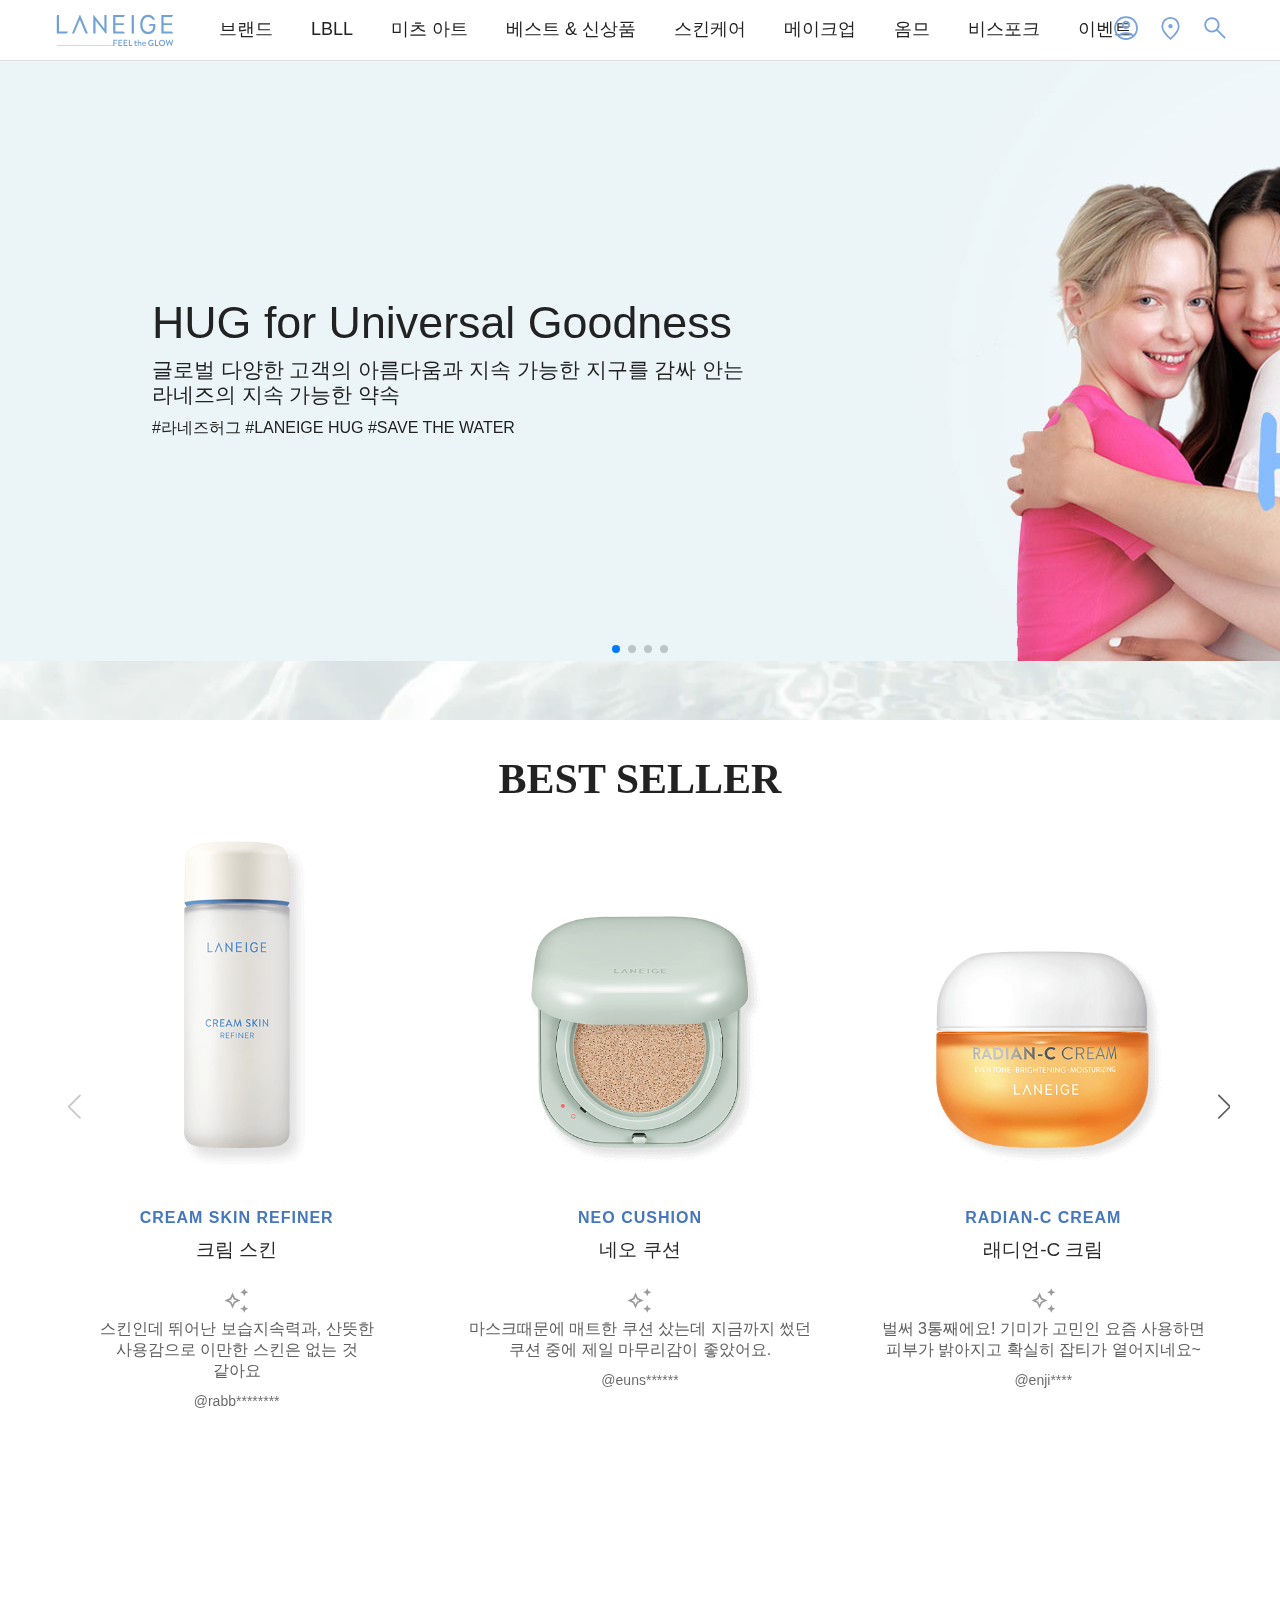
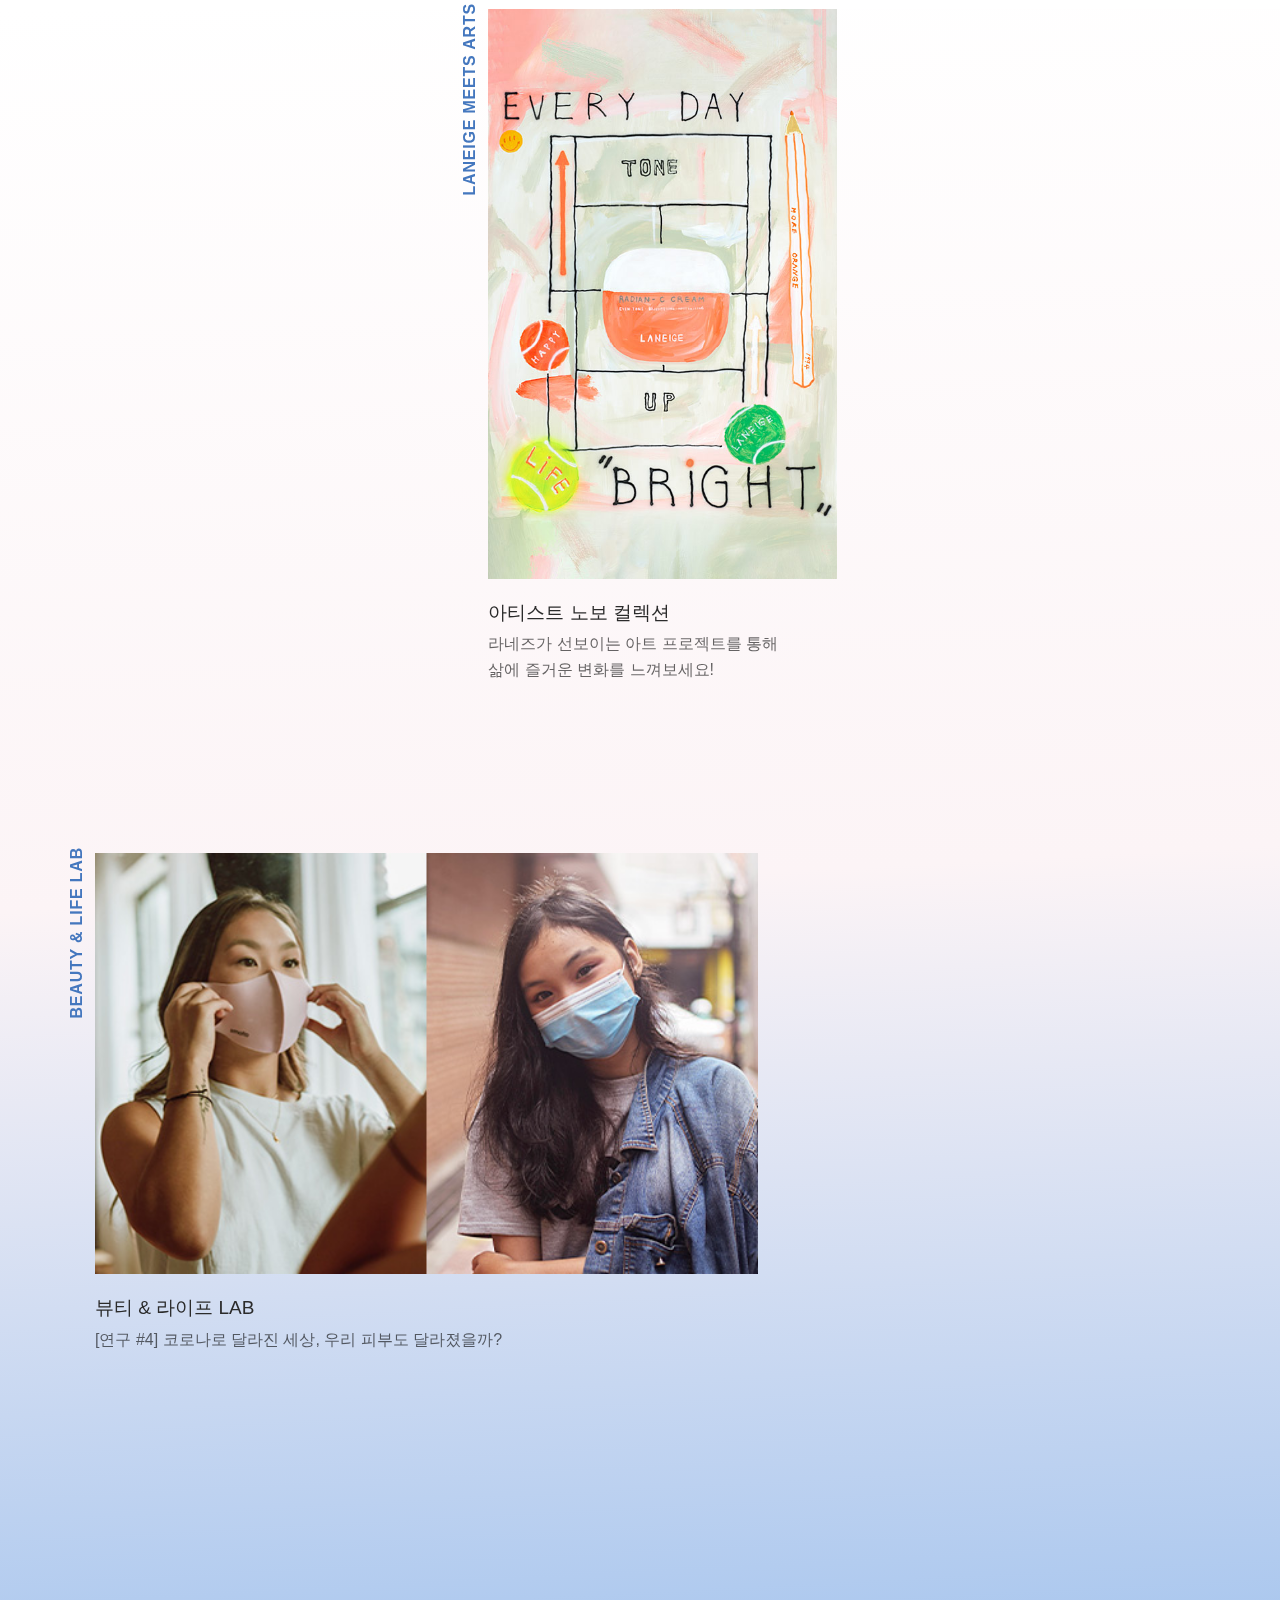
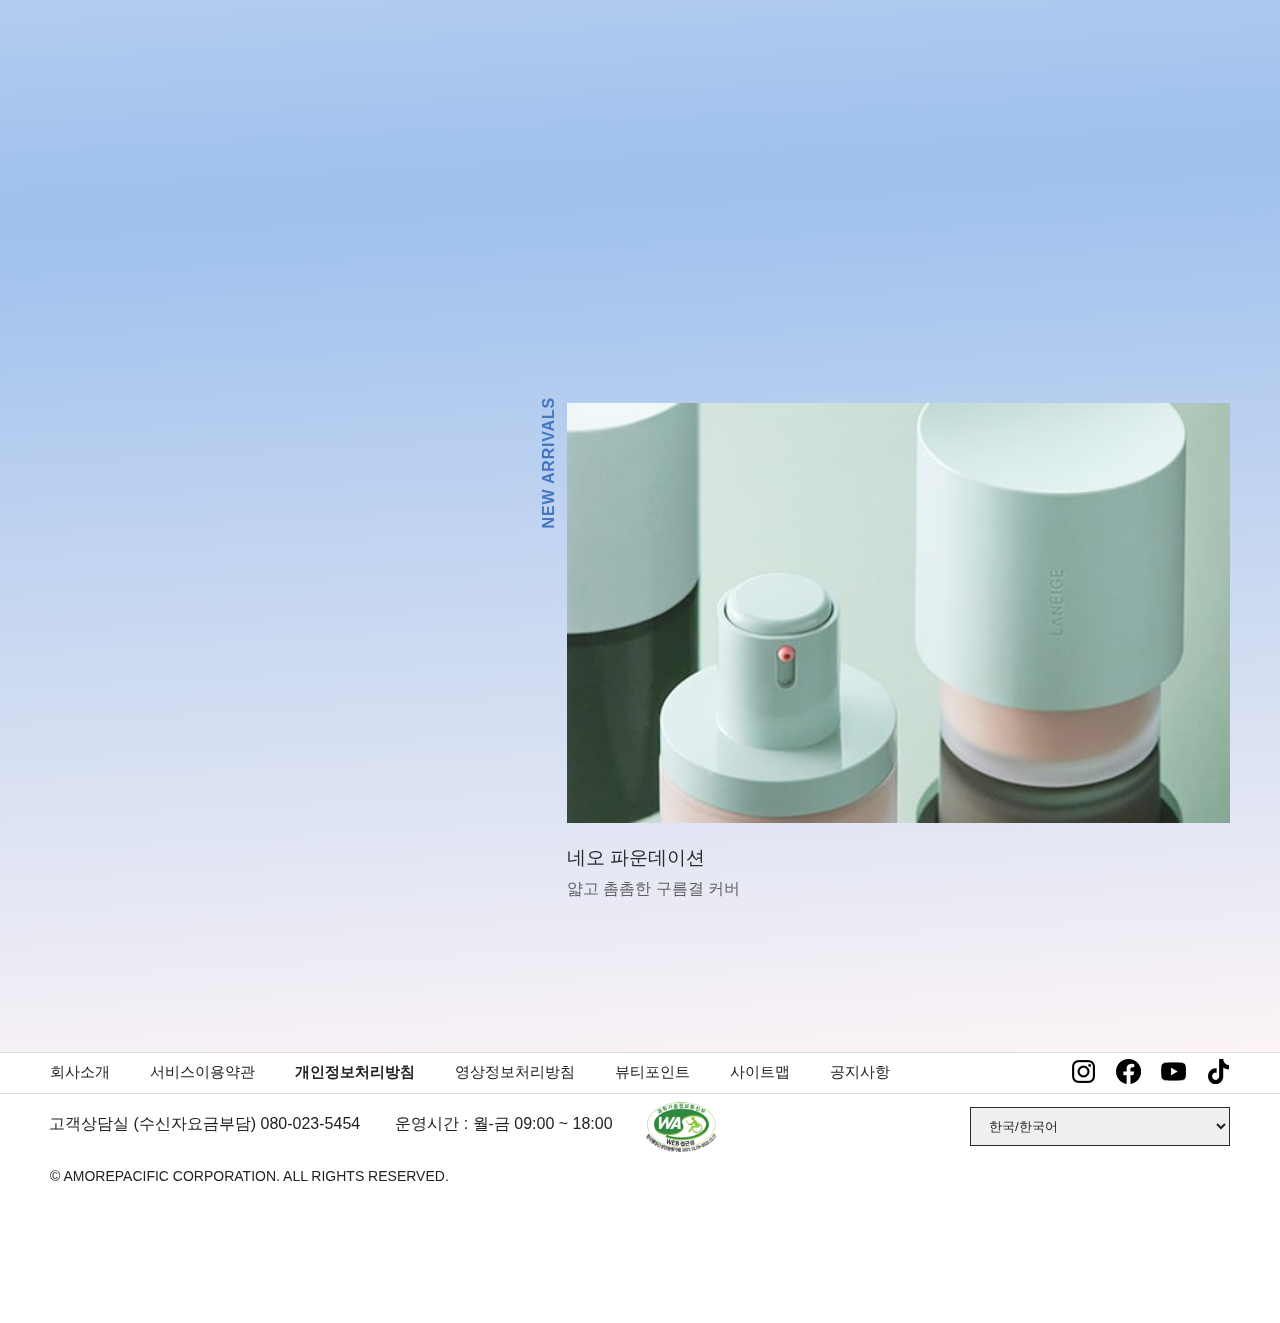
<file: index.html>
<!DOCTYPE html>
<html lang="ko">
  <head>
    <meta charset="UTF-8" />
    <meta http-equiv="X-UA-Compatible" content="IE=edge" />
    <meta name="viewport" content="width=device-width, initial-scale=1.0" />
    <meta name="msapplication-TileColor" content="#ffffff" />
    <meta name="msapplication-TileImage" content="/ms-icon-144x144.png" />
    <meta name="theme-color" content="#ffffff" />
    <title>laneige</title>

    <link
      rel="apple-touch-icon"
      sizes="57x57"
      href="favicon/apple-icon-57x57.png"
    />
    <link
      rel="apple-touch-icon"
      sizes="60x60"
      href="favicon/apple-icon-60x60.png"
    />
    <link
      rel="apple-touch-icon"
      sizes="72x72"
      href="favicon/apple-icon-72x72.png"
    />
    <link
      rel="apple-touch-icon"
      sizes="76x76"
      href="favicon/apple-icon-76x76.png"
    />
    <link
      rel="apple-touch-icon"
      sizes="114x114"
      href="favicon/apple-icon-114x114.png"
    />
    <link
      rel="apple-touch-icon"
      sizes="120x120"
      href="favicon/apple-icon-120x120.png"
    />
    <link
      rel="apple-touch-icon"
      sizes="144x144"
      href="favicon/apple-icon-144x144.png"
    />
    <link
      rel="apple-touch-icon"
      sizes="152x152"
      href="favicon/apple-icon-152x152.png"
    />
    <link
      rel="apple-touch-icon"
      sizes="180x180"
      href="favicon/apple-icon-180x180.png"
    />
    <link
      rel="icon"
      type="image/png"
      sizes="192x192"
      href="favicon/android-icon-192x192.png"
    />
    <link
      rel="icon"
      type="image/png"
      sizes="32x32"
      href="favicon/favicon-32x32.png"
    />
    <link
      rel="icon"
      type="image/png"
      sizes="96x96"
      href="favicon/favicon-96x96.png"
    />
    <link
      rel="icon"
      type="image/png"
      sizes="16x16"
      href="favicon/favicon-16x16.png"
    />
    <link rel="manifest" href="favicon/manifest.json" />
    <link
      rel="stylesheet"
      href="https://fonts.googleapis.com/css2?family=Material+Symbols+Outlined:opsz,wght,FILL,GRAD@20..48,100..700,0..1,-50..200"
    />
    <link rel="stylesheet" href="css/reset.css" />
    <link rel="stylesheet" href="css/common.css" />
    <link rel="stylesheet" href="css/style.css" />
    <script src="https://code.jquery.com/jquery-3.6.0.min.js"></script>
    <link
      rel="stylesheet"
      href="https://cdn.jsdelivr.net/npm/swiper/swiper-bundle.min.css"
    />
  </head>
  <body>
    <div id="warp">
      <header id="top">
        <div class="header_area cf">
          <h1 class="fl"><a href="index.html">라네즈 메인페이지</a></h1>
          <p class="openMOgnb">
            <a href="#"
              ><b class="ir_so"
                ><span class="material-symbols-outlined"> dehaze </span></b
              ><span></span><span></span><span></span
            ></a>
          </p>
          <ul class="gnb container cf">
            <li class="gnb_tit fl">
              <a href="./sub_page/index.html">브랜드</a>
              <ul class="gnb_depth cf">
                <li class="fl"><a href="#">브랜드 스토리</a></li>
                <li class="fl"><a href="#">브랜드 캐릭터</a></li>
                <li class="fl"><a href="#">허그캠페인</a></li>
                <li class="fl"><a href="#">플래그십 스토어</a></li>
              </ul>
            </li>
            <li class="gnb_tit fl">
              <a href="./sub_page/index.html">LBLL</a>
              <ul class="gnb_depth cf">
                <li class="fl"><a href="#">소개</a></li>
                <li class="fl"><a href="#">연구&영상</a></li>
              </ul>
            </li>
            <li class="gnb_tit fl">
              <a href="./sub_page/index.html">미츠 아트</a>
              <ul class="gnb_depth cf">
                <li class="fl"><a href="#">사그마이스터 앤 월시</a></li>
                <li class="fl"><a href="#">노보</a></li>
              </ul>
            </li>
            <li class="gnb_tit fl">
              <a href="./sub_page/index.html">베스트 & 신상품</a>
              <ul class="gnb_depth cf">
                <li class="fl"><a href="#">신상품</a></li>
                <li class="fl"><a href="#">어워드 위너</a></li>
                <li class="fl"><a href="#">베스트셀러</a></li>
              </ul>
            </li>
            <li class="gnb_tit fl">
              <a href="./sub_page/index.html">스킨케어</a>
              <ul class="gnb_depth cf">
                <li>
                  <h2><a href="#">전체보기</a></h2>
                </li>
                <li class="gnb_depth2_tit fl">
                  <h3>유형별</h3>
                  <ul class="gnb_depth2">
                    <li><a href="#">전체보기</a></li>
                    <li><a href="#">클렌징</a></li>
                    <li><a href="#">스킨/미스트</a></li>
                    <li><a href="#">로션/에멀젼</a></li>
                    <li><a href="#">세럼/에센스</a></li>
                    <li><a href="#">젤/크림</a></li>
                    <li><a href="#">마스크/팩</a></li>
                    <li><a href="#">아이케어</a></li>
                    <li><a href="#">선케어</a></li>
                    <li><a href="#">립케어</a></li>
                    <li><a href="#">홀리데이 컬렉션</a></li>
                  </ul>
                </li>
                <li class="gnb_depth2_tit fl">
                  <h3>고민별</h3>
                  <ul class="gnb_depth2">
                    <li><a href="#">전체보기</a></li>
                    <li><a href="#">밸런싱</a></li>
                    <li><a href="#">수분/보습</a></li>
                    <li><a href="#">민감/진정</a></li>
                    <li><a href="#">브라이트닝</a></li>
                    <li><a href="#">안티에이징</a></li>
                    <li><a href="#">피지/모공</a></li>
                    <li><a href="#">자외선차단</a></li>
                  </ul>
                </li>
                <li class="gnb_depth2_tit fl">
                  <h3>라인별</h3>
                  <ul class="gnb_depth2">
                    <li><a href="#">전체보기</a></li>
                    <li><a href="#">피토알렉신</a></li>
                    <li><a href="#">래디언-C</a></li>
                    <li><a href="#">워터뱅크 블루 히알루로닉</a></li>
                    <li><a href="#">클리어-C</a></li>
                    <li><a href="#">퍼펙트리뉴</a></li>
                    <li><a href="#">슬리핑케어</a></li>
                    <li><a href="#">크림 스킨</a></li>
                    <li><a href="#">기타</a></li>
                  </ul>
                </li>
                <li class="fl">
                  <a href="#"
                    ><img src="./images/gnb_skincare.jpg" alt="" />
                    <b>BEST SELLER</b><span>래디언-C 크림</span>
                  </a>
                </li>
              </ul>
            </li>
            <li class="gnb_tit fl">
              <a href="./sub_page/index.html">메이크업</a>
              <ul class="gnb_depth cf">
                <li>
                  <h2><a href="#">전체보기</a></h2>
                </li>
                <li class="gnb_depth2_tit fl">
                  <h3>페이스</h3>
                  <ul class="gnb_depth2">
                    <li><a href="#"> 전체보기</a></li>
                    <li><a href="#">프라이머/메이크업베이스</a></li>
                    <li><a href="#">파운데이션/컨실러</a></li>
                    <li><a href="#">쿠션</a></li>
                    <li><a href="#">파우더/팩트</a></li>
                    <li><a href="#">미용소품</a></li>
                  </ul>
                </li>
                <li class="gnb_depth2_tit fl">
                  <h3>아이</h3>
                  <ul class="gnb_depth2">
                    <li><a href="#">전체보기</a></li>
                    <li><a href="#">아이브로우</a></li>
                    <li><a href="#">아이라이너</a></li>
                    <li><a href="#">마스카라</a></li>
                    <li><a href="#">소도구</a></li>
                  </ul>
                </li>
                <li class="gnb_depth2_tit fl">
                  <h3>립</h3>
                  <ul class="gnb_depth2">
                    <li><a href="#">전체보기</a></li>
                    <li><a href="#">립스틱</a></li>
                    <li><a href="#">립틴트</a></li>
                    <li><a href="#">립밤</a></li>
                  </ul>
                </li>
                <li class="fl">
                  <a href="#"
                    ><img src="./images/gnb_makeup.jpg" alt="" />
                    <b>BEST SELLER</b><span>네오쿠션_매트</span>
                  </a>
                </li>
              </ul>
            </li>
            <li class="gnb_tit fl">
              <a href="./sub_page/index.html">옴므</a>
              <ul class="gnb_depth cf">
                <li>
                  <h2><a href="#">전체보기</a></h2>
                </li>
                <li class="gnb_depth2_tit fl">
                  <h3>유형별</h3>
                  <ul class="gnb_depth2">
                    <li><a href="#">전체보기</a></li>
                    <li><a href="#">클렌징</a></li>
                    <li><a href="#">스킨/미스트</a></li>
                    <li><a href="#">로션/에멀젼</a></li>
                    <li><a href="#">기프트세트</a></li>
                  </ul>
                </li>
                <li class="gnb_depth2_tit fl">
                  <h3>고민별</h3>
                  <ul class="gnb_depth2">
                    <li><a href="#">전체보기</a></li>
                    <li><a href="#">수분/보습</a></li>
                    <li><a href="#">주름/탄력/보습</a></li>
                  </ul>
                </li>
                <li class="gnb_depth2_tit fl">
                  <h3>라인별</h3>
                  <ul class="gnb_depth2">
                    <li><a href="#">전체보기</a></li>
                    <li><a href="#">액티브워터</a></li>
                    <li><a href="#">블루에너지</a></li>
                    <li><a href="#">크림 스킨</a></li>
                    <li><a href="#">기타</a></li>
                  </ul>
                </li>
                <li class="fl">
                  <a href="#"
                    ><img src="./images/gnb_homme.jpg" alt="" />
                    <b>BEST SELLER</b><span>블루에너지 에센스 인 로션 EX</span>
                  </a>
                </li>
              </ul>
            </li>
            <li class="gnb_tit fl">
              <a href="./sub_page/index.html">비스포크</a>
              <ul class="gnb_depth">
                <li><a href="#">비스포크 네오</a></li>
              </ul>
            </li>
            <li class="gnb_tit fl">
              <a href="./sub_page/index.html">이벤트</a>
            </li>
          </ul>
          <div class="mobile_gnb">
            <ul class="mobile_gnb_tit">
              <li><a href="./sub_page/index.html">브랜드</a></li>
              <li><a href="./sub_page/index.html">LBLL</a></li>
              <li><a href="./sub_page/index.html">미츠 아트</a></li>
              <li><a href="./sub_page/index.html">베스트 & 신상품</a></li>
              <li><a href="./sub_page/index.html">스킨케어</a></li>
              <li><a href="./sub_page/index.html">메이크업</a></li>
              <li><a href="./sub_page/index.html">옴므</a></li>
              <li><a href="./sub_page/index.html">비스포크</a></li>
              <li><a href="./sub_page/index.html">이벤트</a></li>
            </ul>
            <ul class="mobile_gnb_sns cf">
              <li>
                <a href="#"
                  ><img src="./images/icon_instagram.png" alt="인스타그램"
                /></a>
              </li>
              <li>
                <a href="#"
                  ><img src="./images/icon_facebook.png" alt="페이스북"
                /></a>
              </li>
              <li>
                <a href="#"
                  ><img src="./images/icon_youtube.png" alt="유투브"
                /></a>
              </li>
              <li>
                <a href="#"
                  ><img src="./images/icon_tiktok.png" alt="틱톡"
                /></a>
              </li>
            </ul>

            <p class="closePop">
              <a href="#"
                ><span class="material-symbols-outlined"> close </span></a
              >
            </p>
          </div>
          <div class="btn">
            <ul class="cf">
              <li>
                <a href="./sub_page/index.html"
                  ><span class="material-symbols-outlined">
                    account_circle
                  </span></a
                >
              </li>
              <li>
                <a href="./sub_page/index.html"
                  ><span class="material-symbols-outlined">
                    location_on
                  </span></a
                >
              </li>
              <li>
                <a href="#"
                  ><span class="material-symbols-outlined"> search </span></a
                >
              </li>
            </ul>
          </div>
        </div>
        <div class="overlay"></div>
        <!-- //.container -->
      </header>
      <div id="contents">
        <div class="banner">
          <div class="swiper BannerSwiper">
            <span class="stop"></span>
            <ul class="swiper-wrapper">
              <li class="swiper-slide">
                <a href="./sub_page/index.html">
                  <div class="banner_content">
                    <strong class="banner_tit"
                      >HUG for Universal Goodness</strong
                    >
                    <p class="banner_txt">
                      글로벌 다양한 고객의 아름다움과 지속 가능한 지구를 감싸
                      안는 <br />
                      라네즈의 지속 가능한 약속
                    </p>
                    <p class="banner_tag">
                      #라네즈허그 #LANEIGE HUG #SAVE THE WATER
                    </p>
                  </div>
                  <img src="./images/banner_slide1.jpg" alt="" />
                </a>
              </li>
              <li class="swiper-slide">
                <a href="./sub_page/index.html">
                  <div class="banner_content">
                    <p class="banner_new">NEW</p>
                    <strong class="banner_tit"
                      >ALL NEW 워터뱅크 블루 히알루로닉</strong
                    >
                    <p class="banner_txt">
                      1/2000 사이즈의 초소형 블루 히알루론산이<br />
                      피부 깊은 곳부터. 빈틈없이. 건강한 피부로 <br />
                      풀 리페어 보습
                    </p>
                  </div>
                  <img src="./images/banner_slide2.png" alt=""
                /></a>
              </li>
              <li class="swiper-slide">
                <a href="./sub_page/index.html">
                  <div class="banner_content">
                    <p class="banner_new">NEW</p>
                    <strong class="banner_tit">
                      Laneige X Artist Novo <br />
                      Neo Cushion_Matte</strong
                    >
                    <p class="banner_txt">
                      아티스트 Novo와의 콜라보레이션으로 <br />
                      행복과 희망의 가치를 담은 네오 컬렉션을 만나보세요!
                    </p>
                  </div>
                  <img src="./images/banner_slide3.jpg" alt=""
                /></a>
              </li>
              <li class="swiper-slide">
                <a href="./sub_page/index.html">
                  <div class="banner_content">
                    <p class="banner_new">NEW</p>
                    <strong class="banner_tit"
                      >워터뱅크 블루 히알루로닉
                      <br />
                      클렌징 젤 ‧ 오일&nbsp;
                    </strong>
                    <p class="banner_txt">
                      라네즈가 제안하는 말끔 촉촉 완벽 클렌징 스텝
                    </p>
                  </div>
                  <img src="./images/banner_slide4.jpg" alt=""
                /></a>
              </li>
              <li class="swiper-slide">
                <a href="./sub_page/index.html">
                  <div class="banner_content">
                    <p class="banner_new">NEW</p>
                    <strong class="banner_tit"
                      >비스포크 네오, <br />
                      UP TO 150 SHADES
                    </strong>
                    <p class="banner_txt">
                      내 피부톤에 딱 맞는 오직 나만을 위한 <br />
                      비스포크 네오를 만들어 드립니다.
                    </p>
                    <p class="banner_tag">
                      #비스포크네오 #프레시네오 #갓네오 #찰떡쿠션 #찰떡파데
                    </p>
                  </div>
                  <img src="./images/banner_slide5.jpg" alt=""
                /></a>
              </li>
            </ul>
            <div
              class="swiper-pagination swiper-pagination-clickable swiper-pagination-bullets swiper-pagination-horizontal"
            >
              <span
                class="swiper-pagination-bullet swiper-pagination-bullet-active"
                aria-current="true"
              ></span>
              <span class="swiper-pagination-bullet"></span
              ><span class="swiper-pagination-bullet"></span
              ><span class="swiper-pagination-bullet"></span
              ><span class="swiper-pagination-bullet"></span>
            </div>
          </div>
        </div>
        <section class="content1">
          <div class="container cf">
            <video src="./images/c1-bg.mp4" autoplay muted loop></video>
            <h2>BEST SELLER</h2>
            <div class="swiper ContentSwiper">
              <ul class="swiper-wrapper">
                <li class="swiper-slide">
                  <a href="./sub_page/index.html"
                    ><img src="./images/c1_cream-skin.png" alt="크림스킨" />
                    <span class="c1_bestseller-list_en"
                      >CREAM SKIN REFINER</span
                    >
                    <strong class="c1_bestseller-list_kr">크림 스킨</strong>
                    <span class="material-symbols-outlined">
                      temp_preferences_custom
                    </span>
                    <p class="c1_bestseller-list_txt">
                      스킨인데 뛰어난 보습지속력과, 산뜻한 <br />
                      사용감으로 이만한 스킨은 없는 것 <br />
                      같아요
                    </p>
                    <span class="c1_bestseller-list_id"> @rabb******** </span>
                  </a>
                </li>
                <li class="swiper-slide">
                  <a href="./sub_page/index.html"
                    ><img
                      src="./images/c1_neo-cushion.png"
                      alt="네오쿠션_매트"
                    />
                    <span class="c1_bestseller-list_en">NEO CUSHION</span>
                    <strong class="c1_bestseller-list_kr">네오 쿠션</strong>
                    <span class="material-symbols-outlined">
                      temp_preferences_custom
                    </span>
                    <p class="c1_bestseller-list_txt">
                      마스크때문에 매트한 쿠션 샀는데 지금까지 썼던<br />쿠션
                      중에 제일 마무리감이 좋았어요.
                    </p>
                    <span class="c1_bestseller-list_id">@euns****** </span>
                  </a>
                </li>
                <li class="swiper-slide">
                  <a href="./sub_page/index.html"
                    ><img
                      src="./images/c1_radian-c-cream.png"
                      alt="래디언-C 크림"
                    />
                    <span class="c1_bestseller-list_en">RADIAN-C CREAM</span>
                    <strong class="c1_bestseller-list_kr">래디언-C 크림</strong>
                    <span class="material-symbols-outlined">
                      temp_preferences_custom
                    </span>
                    <p class="c1_bestseller-list_txt">
                      벌써 3통째에요! 기미가 고민인 요즘 사용하면 <br />
                      피부가 밝아지고 확실히 잡티가 옅어지네요~
                    </p>
                    <span class="c1_bestseller-list_id"> @enji**** </span>
                  </a>
                </li>
                <li class="swiper-slide">
                  <a href="./sub_page/index.html"
                    ><img
                      src="./images/c1_water-sleeping-mask.png"
                      alt="워터 슬리핑 마스크"
                    />
                    <span class="c1_bestseller-list_en"
                      >WATER SLEEPING MASK EX</span
                    >
                    <strong class="c1_bestseller-list_kr"
                      >워터 슬리핑 마스크 EX</strong
                    ><span class="material-symbols-outlined">
                      temp_preferences_custom
                    </span>
                    <p class="c1_bestseller-list_txt">
                      수분감 충만한 슬리핑팩! 밤에 듬뿍 <br />
                      바르고 자고 일어나면 아침에 화장이 <br />
                      매우 잘먹는다
                    </p>
                    <span class="c1_bestseller-list_id"> @heat********* </span>
                  </a>
                </li>
                <li class="swiper-slide">
                  <a href="./sub_page/index.html"
                    ><img
                      src="./images/c1_lip-sleeping-mask.png"
                      alt="립 슬리핑 마스크"
                    />
                    <span class="c1_bestseller-list_en"
                      >LIP SLEEPING MASK EX</span
                    >
                    <strong class="c1_bestseller-list_kr"
                      >립 슬리핑 마스크 EX</strong
                    ><span class="material-symbols-outlined">
                      temp_preferences_custom
                    </span>
                    <p class="c1_bestseller-list_txt">
                      자기전 딱 바르고 나면 다음 날 입술 <br />
                      컨디션이 넘넘 좋아져서 요즘 매일 사용 <br />
                      하고 있어요
                    </p>
                    <span class="c1_bestseller-list_id">@cosm*********</span>
                  </a>
                </li>
                <li class="swiper-slide">
                  <a href="./sub_page/index.html"
                    ><img
                      src="./images/c1_water-bank.png"
                      alt=" 워터뱅크 블루 히알루로닉 크림"
                    />
                    <span class="c1_bestseller-list_en"
                      >WATER BANK BLUE HYALURONIC CREAM</span
                    >
                    <strong class="c1_bestseller-list_kr"
                      >워터뱅크 블루 히알루로닉 크림</strong
                    ><span class="material-symbols-outlined">
                      temp_preferences_custom
                    </span>
                    <p class="c1_bestseller-list_txt">
                      유분기가 겉도는 느낌이 아닌 <br />
                      정말 속까지 수분이 <br />
                      꽉 차오르는 느낌이에요
                    </p>
                    <span class="c1_bestseller-list_id">@dolma****</span>
                  </a>
                </li>
              </ul>
              <div class="swiper-button-next"></div>
              <div class="swiper-button-prev"></div>
            </div>
          </div>
        </section>
        <div class="bg_gradient">
          <section class="content2">
            <ul class="content2_area container cf">
              <li class="c2_left fl">
                <a href="./sub_page/index.html">
                  <h3 class="c2_tit">BRAND STORY</h3>
                  <img
                    src="./images/c2_brand-story.jpg"
                    alt="브랜드 스토리 바로가기 "
                  />
                  <span class="c2_sub_tit">FEEL the GLOW</span>
                  <p class="c2_txt">
                    내 피부 본연의 건강한 빛, 내 삶의 빛나는 자신감
                  </p>
                </a>
              </li>
              <li class="c2_center fl">
                <a href="./sub_page/index.html">
                  <h3 class="c2_tit">LANEIGE MEETS ARTS</h3>
                  <img
                    src="./images/c2_laneige-meets-arts.jpg"
                    alt="아티스트 노보 컬렉션 바로가기 "
                  />
                  <span class="c2_sub_tit">아티스트 노보 컬렉션</span>
                  <p class="c2_txt">
                    라네즈가 선보이는 아트 프로젝트를 통해 <br />삶에 즐거운
                    변화를 느껴보세요!
                  </p>
                </a>
              </li>
              <li class="c2_right fl">
                <a href="./sub_page/index.html">
                  <h3 class="c2_tit">LANEIGE CAMPAIGN</h3>
                  <img
                    src="./images/c2_laneige-campaign.jpg"
                    alt="라네즈 허그 캠페인 바로가기 "
                  />
                  <span class="c2_sub_tit">허그 캠페인</span>
                  <p class="c2_txt">
                    글로벌 다양한 고객의 아름다움과 지속가능한<br />지구를 감싸
                    안는 라네즈의 지속 가능한 약속
                  </p>
                </a>
              </li>
            </ul>
          </section>
          <section class="content3">
            <ul class="content3_area container cf">
              <li class="c3_left_top fl">
                <a href="./sub_page/index.html">
                  <h3 class="c3_tit">BEAUTY &amp; LIFE LAB</h3>
                  <img
                    src="./images/c3_beauty-life-lab.jpg"
                    alt="뷰티 & 라이프 LAB 자세히보기"
                  />
                  <span>뷰티 & 라이프 LAB </span>
                  <p>[연구 #4] 코로나로 달라진 세상, 우리 피부도 달라졌을까?</p>
                </a>
              </li>
              <li class="c3_right_top fl">
                <a href="./sub_page/index.html">
                  <h3 class="c3_tit">FLAGSHIP STORE</h3>
                  <img
                    src="./images/c3_flagship-store.jpg"
                    alt="라네즈 플래그랩 스토어 자세히보기"
                  />
                  <span>명동 쇼룸</span>
                  <p>
                    편안하게 제품을 체험하고 브랜드를 경험할 수 있는 <br />
                    라네즈 브랜드 공간
                  </p></a
                >
              </li>
              <li class="c3_left_bottom fl">
                <a href="./sub_page/index.html">
                  <h3 class="c3_tit">BEST SELLER</h3>
                  <img
                    src="./images/c3_best-seller.jpg"
                    alt="베스트셀러 자세히보기"
                  />
                  <span>네오 쿠션</span>
                  <p>함부로 묻지 않게, 네오로 밀착</p>
                </a>
              </li>
              <li class="c3_right_bottom fl">
                <a href="./sub_page/index.html">
                  <h3 class="c3_tit">NEW ARRIVALS</h3>
                  <img
                    src="./images/c3_new-arrivals.jpg"
                    alt="신제품 자세히보기"
                  />
                  <span>네오 파운데이션</span>
                  <p>얇고 촘촘한 구름결 커버</p>
                </a>
              </li>
            </ul>
          </section>
        </div>
      </div>
      <footer>
        <div class="footer_top">
          <div class="container">
            <ul class="ft_left cf">
              <li><a href="#">회사소개</a></li>
              <li><a href="#">서비스이용약관</a></li>
              <li>
                <a href="#"><b>개인정보처리방침</b></a>
              </li>
              <li><a href="#">영상정보처리방침</a></li>
              <li><a href="#">뷰티포인트</a></li>
              <li><a href="#">사이트맵</a></li>
              <li><a href="#">공지사항</a></li>
            </ul>

            <ul class="ft_right cf">
              <li>
                <a href="#"
                  ><img src="./images/icon_instagram.png" alt="인스타그램"
                /></a>
              </li>
              <li>
                <a href="#"
                  ><img src="./images/icon_facebook.png" alt="페이스북"
                /></a>
              </li>
              <li>
                <a href="#"
                  ><img src="./images/icon_youtube.png" alt="유투브"
                /></a>
              </li>
              <li>
                <a href="#"
                  ><img src="./images/icon_tiktok.png" alt="틱톡"
                /></a>
              </li>
            </ul>
          </div>
          <!-- //.container -->
        </div>
        <!-- //.footer_top -->
        <div class="footer_bottom">
          <div class="container">
            <div class="fb_left cf">
              <p class="fl">고객상담실 (수신자요금부담) 080-023-5454</p>
              <p class="fl">운영시간 : 월-금 09:00 ~ 18:00</p>
              <a href="#"><img src="./images/icon_wa.png" alt="" /></a>
              <p><b>© AMOREPACIFIC</b> CORPORATION. ALL RIGHTS RESERVED.</p>
            </div>
            <div class="fb_right">
              <select name="lang" class="lang_select">
                <option disabled selected>한국/한국어</option>
                <option value="int/en">INTERNATIONAL/ENGLISH</option>
                <option value="cn/zh">中国大陆/中文</option>
                <option value="sg/en">SINGAPORE/ENGLISH</option>
                <option value="my/en">MALAYSIA/ENGLISH</option>
                <option value="th/th">ประเทศไทย/ไทย</option>
                <option value="vn/vi">VIỆT NAM/TIẾNG VIỆT</option>
                <option value="id/id">INDONESIA/BAHASA INDONESIA</option>
                <option value="hk/en">HONGKONG CHINA/ENGLISH</option>
                <option value="hk/zh">中國香港/繁體中文</option>
                <option value="ca/en">CANADA/ENGLISH</option>
                <option value="us/en">UNITED STATES/ENGLISH</option>
              </select>
            </div>
          </div>
          <!-- //.container -->
        </div>
        <!-- //.footer_bottom -->
      </footer>
    </div>
    <p class="to_top">
      <a href="#top" id="to_top" class="s_point"
        ><span class="material-symbols-outlined">
          keyboard_control_key
        </span></a
      >
    </p>

    <script src="https://cdn.jsdelivr.net/npm/swiper/swiper-bundle.min.js"></script>
    <script src="https://code.jquery.com/jquery-3.6.0.min.js"></script>
    <script src="js/custom_jq.js"></script>
    <script src="js/custom_js.js"></script>

  </body>
</html>
</file>
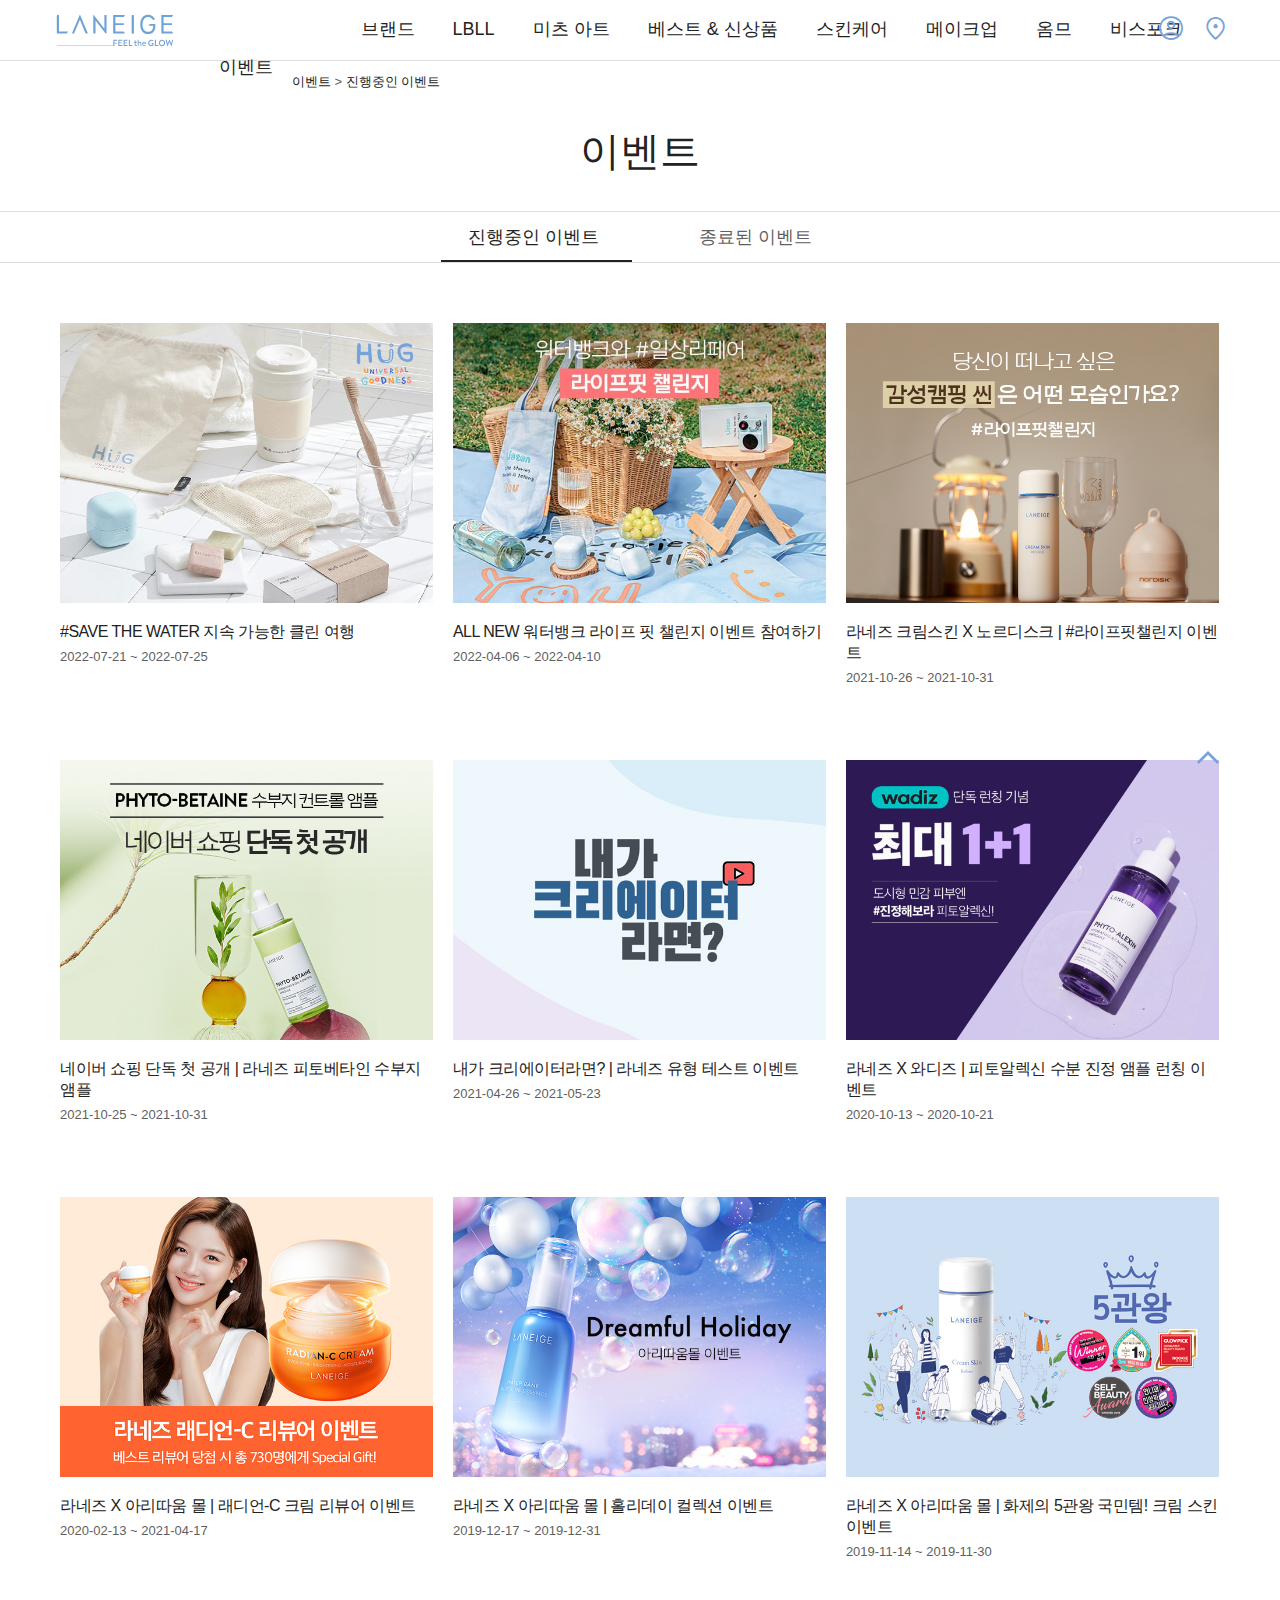
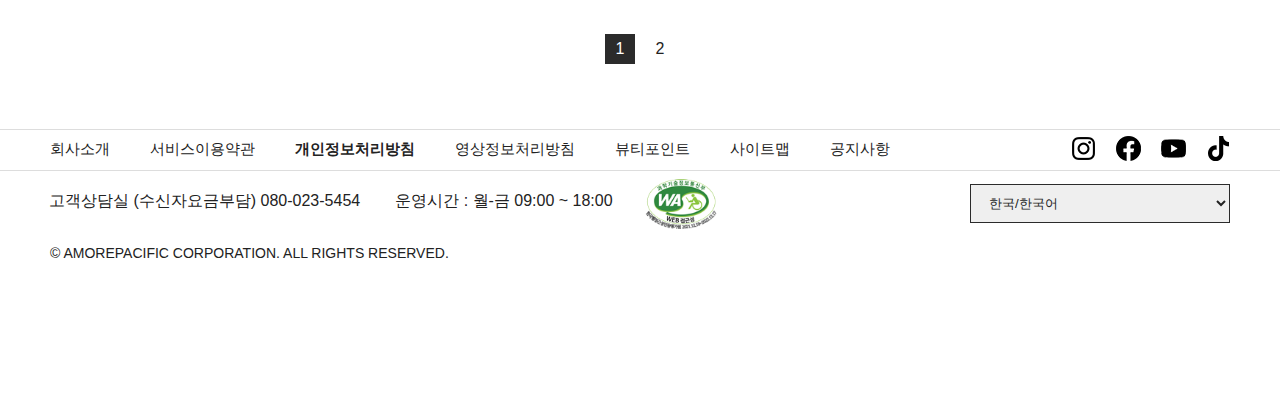
<file: sub_page/index.html>
<!DOCTYPE html>
<html lang="ko">
  <head>
    <meta charset="UTF-8" />
    <meta http-equiv="X-UA-Compatible" content="IE=edge" />
    <meta name="viewport" content="width=device-width, initial-scale=1.0" />
    <link
      rel="apple-touch-icon"
      sizes="57x57"
      href="../favicon/apple-icon-57x57.png"
    />
    <link
      rel="apple-touch-icon"
      sizes="60x60"
      href="../favicon/apple-icon-60x60.png"
    />
    <link
      rel="apple-touch-icon"
      sizes="72x72"
      href="../favicon/apple-icon-72x72.png"
    />
    <link
      rel="apple-touch-icon"
      sizes="76x76"
      href="../favicon/apple-icon-76x76.png"
    />
    <link
      rel="apple-touch-icon"
      sizes="114x114"
      href="../favicon/apple-icon-114x114.png"
    />
    <link
      rel="apple-touch-icon"
      sizes="120x120"
      href="../favicon/apple-icon-120x120.png"
    />
    <link
      rel="apple-touch-icon"
      sizes="144x144"
      href="../favicon/apple-icon-144x144.png"
    />
    <link
      rel="apple-touch-icon"
      sizes="152x152"
      href="../favicon/apple-icon-152x152.png"
    />
    <link
      rel="apple-touch-icon"
      sizes="180x180"
      href="../favicon/apple-icon-180x180.png"
    />
    <link
      rel="icon"
      type="image/png"
      sizes="192x192"
      href="../favicon/android-icon-192x192.png"
    />
    <link
      rel="icon"
      type="image/png"
      sizes="32x32"
      href="../favicon/favicon-32x32.png"
    />
    <link
      rel="icon"
      type="image/png"
      sizes="96x96"
      href="../favicon/favicon-96x96.png"
    />
    <link
      rel="icon"
      type="image/png"
      sizes="16x16"
      href="../favicon/favicon-16x16.png"
    />
    <link rel="manifest" href="../favicon/manifest.json" />
    <meta name="msapplication-TileColor" content="#ffffff" />
    <meta name="msapplication-TileImage" content="/ms-icon-144x144.png" />
    <meta name="theme-color" content="#ffffff" />
    <title>종료된 이벤트 - 이벤트 | 라네즈 한국</title>
    <link rel="stylesheet" href="../css/reset.css" />
    <link rel="stylesheet" href="../css/common.css" />
    <link rel="stylesheet" href="../css/sub_page.css" />
    <link
      rel="stylesheet"
      href="https://fonts.googleapis.com/css2?family=Material+Symbols+Outlined:opsz,wght,FILL,GRAD@20..48,100..700,0..1,-50..200"
    />
    <script src="https://code.jquery.com/jquery-3.6.0.min.js"></script>
    <link
      rel="stylesheet"
      href="https://cdn.jsdelivr.net/npm/swiper/swiper-bundle.min.css"
    />
  </head>
  <body>
    <div id="warp">
      <header>
        <div class="header_area cf">
          <h1 class="fl"><a href="#">라네즈 메인페이지</a></h1>
          <ul class="gnb container cf">
            <li class="gnb_tit fl">
              <a href="#">브랜드</a>
              <ul class="gnb_depth cf">
                <li class="fl"><a href="#">브랜드 스토리</a></li>
                <li class="fl"><a href="#">브랜드 캐릭터</a></li>
                <li class="fl"><a href="#">허그캠페인</a></li>
                <li class="fl"><a href="#">플래그십 스토어</a></li>
              </ul>
            </li>
            <li class="gnb_tit fl">
              <a href="#">LBLL</a>
              <ul class="gnb_depth cf">
                <li class="fl"><a href="#">소개</a></li>
                <li class="fl"><a href="#">연구&영상</a></li>
              </ul>
            </li>
            <li class="gnb_tit fl">
              <a href="#">미츠 아트</a>
              <ul class="gnb_depth cf">
                <li class="fl"><a href="#">사그마이스터 앤 월시</a></li>
                <li class="fl"><a href="#">노보</a></li>
              </ul>
            </li>
            <li class="gnb_tit fl">
              <a href="#">베스트 & 신상품</a>
              <ul class="gnb_depth cf">
                <li class="fl"><a href="#">신상품</a></li>
                <li class="fl"><a href="#">어워드 위너</a></li>
                <li class="fl"><a href="#">베스트셀러</a></li>
              </ul>
            </li>
            <li class="gnb_tit fl">
              <a href="#">스킨케어</a>
              <ul class="gnb_depth cf">
                <li>
                  <h2><a href="#">전체보기</a></h2>
                </li>
                <li class="gnb_depth2_tit fl">
                  <h3>유형별</h3>
                  <ul class="gnb_depth2">
                    <li><a href="#">전체보기</a></li>
                    <li><a href="#">클렌징</a></li>
                    <li><a href="#">스킨/미스트</a></li>
                    <li><a href="#">로션/에멀젼</a></li>
                    <li><a href="#">세럼/에센스</a></li>
                    <li><a href="#">젤/크림</a></li>
                    <li><a href="#">마스크/팩</a></li>
                    <li><a href="#">아이케어</a></li>
                    <li><a href="#">선케어</a></li>
                    <li><a href="#">립케어</a></li>
                    <li><a href="#">홀리데이 컬렉션</a></li>
                  </ul>
                </li>
                <li class="gnb_depth2_tit fl">
                  <h3>고민별</h3>
                  <ul class="gnb_depth2">
                    <li><a href="#">전체보기</a></li>
                    <li><a href="#">밸런싱</a></li>
                    <li><a href="#">수분/보습</a></li>
                    <li><a href="#">민감/진정</a></li>
                    <li><a href="#">브라이트닝</a></li>
                    <li><a href="#">안티에이징</a></li>
                    <li><a href="#">피지/모공</a></li>
                    <li><a href="#">자외선차단</a></li>
                  </ul>
                </li>
                <li class="gnb_depth2_tit fl">
                  <h3>라인별</h3>
                  <ul class="gnb_depth2">
                    <li><a href="#">전체보기</a></li>
                    <li><a href="#">피토알렉신</a></li>
                    <li><a href="#">래디언-C</a></li>
                    <li><a href="#">워터뱅크 블루 히알루로닉</a></li>
                    <li><a href="#">클리어-C</a></li>
                    <li><a href="#">퍼펙트리뉴</a></li>
                    <li><a href="#">슬리핑케어</a></li>
                    <li><a href="#">크림 스킨</a></li>
                    <li><a href="#">기타</a></li>
                  </ul>
                </li>
                <li class="fl">
                  <a href="#"
                    ><img src="../images/gnb_skincare.jpg" alt="" />
                    <b>BEST SELLER</b><span>래디언-C 크림</span>
                  </a>
                </li>
              </ul>
            </li>
            <li class="gnb_tit fl">
              <a href="#">메이크업</a>
              <ul class="gnb_depth cf">
                <li>
                  <h2><a href="#">전체보기</a></h2>
                </li>
                <li class="gnb_depth2_tit fl">
                  <h3>페이스</h3>
                  <ul class="gnb_depth2">
                    <li><a href="#"> 전체보기</a></li>
                    <li><a href="#">프라이머/메이크업베이스</a></li>
                    <li><a href="#">파운데이션/컨실러</a></li>
                    <li><a href="#">쿠션</a></li>
                    <li><a href="#">파우더/팩트</a></li>
                    <li><a href="#">미용소품</a></li>
                  </ul>
                </li>
                <li class="gnb_depth2_tit fl">
                  <h3>아이</h3>
                  <ul class="gnb_depth2">
                    <li><a href="#">전체보기</a></li>
                    <li><a href="#">아이브로우</a></li>
                    <li><a href="#">아이라이너</a></li>
                    <li><a href="#">마스카라</a></li>
                    <li><a href="#">소도구</a></li>
                  </ul>
                </li>
                <li class="gnb_depth2_tit fl">
                  <h3>립</h3>
                  <ul class="gnb_depth2">
                    <li><a href="#">전체보기</a></li>
                    <li><a href="#">립스틱</a></li>
                    <li><a href="#">립틴트</a></li>
                    <li><a href="#">립밤</a></li>
                  </ul>
                </li>
                <li class="fl">
                  <a href="#"
                    ><img src="../images/gnb_makeup.jpg" alt="" />
                    <b>BEST SELLER</b><span>네오쿠션_매트</span>
                  </a>
                </li>
              </ul>
            </li>
            <li class="gnb_tit fl">
              <a href="#">옴므</a>
              <ul class="gnb_depth cf">
                <li>
                  <h2><a href="#">전체보기</a></h2>
                </li>
                <li class="gnb_depth2_tit fl">
                  <h3>유형별</h3>
                  <ul class="gnb_depth2">
                    <li><a href="#">전체보기</a></li>
                    <li><a href="#">클렌징</a></li>
                    <li><a href="#">스킨/미스트</a></li>
                    <li><a href="#">로션/에멀젼</a></li>
                    <li><a href="#">기프트세트</a></li>
                  </ul>
                </li>
                <li class="gnb_depth2_tit fl">
                  <h3>고민별</h3>
                  <ul class="gnb_depth2">
                    <li><a href="#">전체보기</a></li>
                    <li><a href="#">수분/보습</a></li>
                    <li><a href="#">주름/탄력/보습</a></li>
                  </ul>
                </li>
                <li class="gnb_depth2_tit fl">
                  <h3>라인별</h3>
                  <ul class="gnb_depth2">
                    <li><a href="#">전체보기</a></li>
                    <li><a href="#">액티브워터</a></li>
                    <li><a href="#">블루에너지</a></li>
                    <li><a href="#">크림 스킨</a></li>
                    <li><a href="#">기타</a></li>
                  </ul>
                </li>
                <li class="fl">
                  <a href="#"
                    ><img src="../images/gnb_homme.jpg" alt="" />
                    <b>BEST SELLER</b><span>블루에너지 에센스 인 로션 EX</span>
                  </a>
                </li>
              </ul>
            </li>
            <li class="gnb_tit fl">
              <a href="#">비스포크</a>
              <ul class="gnb_depth">
                <li><a href="#">비스포크 네오</a></li>
              </ul>
            </li>
            <li class="gnb_tit fl"><a href="#">이벤트</a></li>
          </ul>
          <div class="btn">
            <ul class="cf">
              <li>
                <a href="#"
                  ><span class="material-symbols-outlined">
                    account_circle
                  </span></a
                >
              </li>
              <li>
                <a href="#"
                  ><span class="material-symbols-outlined">
                    location_on
                  </span></a
                >
              </li>
              <li>
                <a href="#"
                  ><span class="material-symbols-outlined"> search </span></a
                >
              </li>
              </li>
            </ul>
          </div>
        </div>
        <div class="overlay"></div>

        <!-- //.container -->
      </header>
      <div id="contents">
        <span class="top_nav"
          ><a href="#">이벤트</a> > <a href="#"><b>진행중인 이벤트</b></a></span
        >
        <h2>이벤트</h2>
        <div class="event_tabs">
          <a href="#"> 진행중인 이벤트 </a>
          <a href="#">종료된 이벤트</a>
        </div>
        <section class="event_main_area container">
          <ul class="">
            <div class="event_area_row01 cf">
              <li class="fl">
                <a href="#"
                  ><img src="../images/sub_event-01.jpg" alt="" />
                  <p class="event_tit">#SAVE THE WATER 지속 가능한 클린 여행</p>
                  <span class="event_date"> 2022-07-21 ~ 2022-07-25</span>
                </a>
              </li>
              <li class="fl">
                <a href="#"
                  ><img src="../images/sub_event-02.jpg" alt="" />
                  <p class="event_tit">
                    ALL NEW 워터뱅크 라이프 핏 챌린지 이벤트 참여하기
                  </p>
                  <span class="event_date">2022-04-06 ~ 2022-04-10</span>
                </a>
              </li>
              <li class="fl">
                <a href="#"
                  ><img src="../images/sub_event-03.jpg" alt="" />
                  <p class="event_tit">
                    라네즈 크림스킨 X 노르디스크 | #라이프핏챌린지 이벤트
                  </p>
                  <span class="event_date">2021-10-26 ~ 2021-10-31</span>
                </a>
              </li>
            </div>
            <div class="event_area_row02 cf">
              <li class="fl">
                <a href="#"
                  ><img src="../images/sub_event-04.jpg" alt="" />
                  <p class="event_tit">
                    네이버 쇼핑 단독 첫 공개 | 라네즈 피토베타인 수부지 앰플
                  </p>
                  <span class="event_date">2021-10-25 ~ 2021-10-31</span>
                </a>
              </li>
              <li class="fl">
                <a href="#"
                  ><img src="../images/sub_event-05.jpg" alt="" />
                  <p class="event_tit">
                    내가 크리에이터라면? | 라네즈 유형 테스트 이벤트
                  </p>
                  <span class="event_date">2021-04-26 ~ 2021-05-23</span>
                </a>
              </li>
              <li class="fl">
                <a href="#"
                  ><img src="../images/sub_event-06.jpg" alt="" />
                  <p class="event_tit">
                    라네즈 X 와디즈 | 피토알렉신 수분 진정 앰플 런칭 이벤트
                  </p>
                  <span class="event_date">2020-10-13 ~ 2020-10-21</span>
                </a>
              </li>
            </div>
            <div class="event_area_row03 cf">
              <li class="fl">
                <a href="#"
                  ><img src="../images/sub_event-07.jpg" alt="" />
                  <p class="event_tit">
                    라네즈 X 아리따움 몰 | 래디언-C 크림 리뷰어 이벤트
                  </p>
                  <span class="event_date">2020-02-13 ~ 2021-04-17</span>
                </a>
              </li>
              <li class="fl">
                <a href="#"
                  ><img src="../images/sub_event-08.jpg" alt="" />
                  <p class="event_tit">
                    라네즈 X 아리따움 몰 | 홀리데이 컬렉션 이벤트
                  </p>
                  <span class="event_date">2019-12-17 ~ 2019-12-31</span>
                </a>
              </li>
              <li class="fl">
                <a href="#"
                  ><img src="../images/sub_event-09.jpg" alt="" />
                  <p class="event_tit">
                    라네즈 X 아리따움 몰 | 화제의 5관왕 국민템! 크림 스킨 이벤트
                  </p>
                  <span class="event_date">2019-11-14 ~ 2019-11-30</span>
                </a>
              </li>
            </div>
          </ul>
        </section>
        <div class="page_numbers">
          <span class="page_number01"><a href="#">1</a></span
          ><span class="page_number02"><a href="#">2</a></span>
        </div>
      </div>
      <footer>
        <div class="footer_top">
          <div class="container">
            <ul class="ft_left cf">
              <li><a href="#">회사소개</a></li>
              <li><a href="#">서비스이용약관</a></li>
              <li>
                <a href="#"><b>개인정보처리방침</b></a>
              </li>
              <li><a href="#">영상정보처리방침</a></li>
              <li><a href="#">뷰티포인트</a></li>
              <li><a href="#">사이트맵</a></li>
              <li><a href="#">공지사항</a></li>
            </ul>

            <ul class="ft_right cf">
              <li>
                <a href="#"
                  ><img src="../images/icon_instagram.png" alt="인스타그램"
                /></a>
              </li>
              <li>
                <a href="#"
                  ><img src="../images/icon_facebook.png" alt="페이스북"
                /></a>
              </li>
              <li>
                <a href="#"
                  ><img src="../images/icon_youtube.png" alt="유투브"
                /></a>
              </li>
              <li>
                <a href="#"
                  ><img src="../images/icon_tiktok.png" alt="틱톡"
                /></a>
              </li>
            </ul>
          </div>
          <!-- //.container -->
        </div>
        <!-- //.footer_top -->
        <div class="footer_bottom">
          <div class="container">
            <div class="fb_left cf">
              <p class="fl">고객상담실 (수신자요금부담) 080-023-5454</p>
              <p class="fl">운영시간 : 월-금 09:00 ~ 18:00</p>
              <a href="#"><img src="../images/icon_wa.png" alt="" /></a>
              <p><b>© AMOREPACIFIC</b> CORPORATION. ALL RIGHTS RESERVED.</p>
            </div>

            <div class="fb_right">
              <select name="lang" class="lang_select">
                <option disabled selected>한국/한국어</option>
                <option value="int/en">INTERNATIONAL/ENGLISH</option>
                <option value="cn/zh">中国大陆/中文</option>
                <option value="sg/en">SINGAPORE/ENGLISH</option>
                <option value="my/en">MALAYSIA/ENGLISH</option>
                <option value="th/th">ประเทศไทย/ไทย</option>
                <option value="vn/vi">VIỆT NAM/TIẾNG VIỆT</option>
                <option value="id/id">INDONESIA/BAHASA INDONESIA</option>
                <option value="hk/en">HONGKONG CHINA/ENGLISH</option>
                <option value="hk/zh">中國香港/繁體中文</option>
                <option value="ca/en">CANADA/ENGLISH</option>
                <option value="us/en">UNITED STATES/ENGLISH</option>
              </select>
            </div>
          </div>
        </div>
      </footer>
    </div>
    <p class="to_top">
      <a href="#" class="s_point"
        ><span class="material-symbols-outlined">
          keyboard_control_key
        </span></a
      >
    </p>
    <script>
      $(function () {
        //변수
        var firstmenu = $(".gnb_tit"),
          header = $("header"),
          headerHeight = header.height();
      
        firstmenu.mouseenter(function () {
          firstmenu.find(".gnb_depth").hide();
          $(this).find(".gnb_depth").show();
          $(".overlay").addClass("show");
          
        });
        firstmenu.mouseleave(function () {
          header.stop().animate(
            {
              height: headerHeight,
            },
            1000
          );
          $(this).find(".gnb_depth").hide();
          $(".overlay").removeClass("show");
        });
      });
      </script>
  </body>
</html>
</file>
<file: css/common.css>
#wrap {
  margin: 0;
  padding: 0;
}
header {
  height: 60px;
}
.container {
  /* 0~1400px */
  max-width: 1180px;
  height: inherit;
  margin: auto;
  font-family: "Noto Sans KR", "Noto Sans", "Titillium Web", sans-serif;
}

/* contents */
.content2 li {
  width: 33.33%;
}
.c3_left_top,
.c3_right_bottom {
  width: 60%;
}
.c3_right_top,
.c3_left_bottom {
  width: 40%;
}
</file>
<file: css/style.css>
/* ========
     PC
=========== */

/* header */
header {
  width: 100%;
  background-color: #fff;
  border-bottom: 1px solid #ddd;
}
header h1 a {
  display: block;
  height: 35px;
  text-indent: -9999px;
  overflow: hidden;
  background: url(../images/laneige-logo.svg) no-repeat;
}
header h1 {
  padding: 13px 0 0 50px;
  width: 150px;
}
.header_area {
  height: 60px;
}
.btn ul {
  position: absolute;
  right: 0;
  top: 0;
  z-index: 999;
  margin: 13px 50px 0 0;
}
.btn li {
  float: left;
  padding-left: 15px;
}
.btn li span:hover {
  color: #4477be;
}
.btn li span {
  font-size: 30px;
  color: #79a3dc;
  font-weight: 300;
}
.btn li:nth-child(2) span {
  font-size: 29px;
  padding-top: 1px;
}
.btn li:nth-child(3) span {
  font-size: 30px;
}
.btn .btn_hide,
.btn .btn_close {
  display: none;
}
/* gnb */
.mobile_gnb {
  display: none;
}
.gnb {
  box-sizing: border-box;
}
.gnb_tit {
  font-size: 18px;
  line-height: 1;
  padding: 20px 19px 0;
  font-weight: 300;
  box-sizing: border-box;
}
.gnb_tit a {
  padding-bottom: 30px;
}
.gnb_depth {
  background: #f7f7f7;
  position: absolute;
  left: 0;
  top: 60px;
  z-index: 100;
  width: 100%;
  display: none;
  padding-left: 290px;
  border-top: 1px solid #ddd;
}
.gnb_depth h2 {
  font-size: 17px;
  color: #5f5f5f;
  line-height: 1;
  font-weight: 300;
}
.gnb .gnb_tit:nth-child(2) .gnb_depth {
  padding-left: 28%;
}
.gnb .gnb_tit:nth-child(3) .gnb_depth {
  padding-left: 32%;
}
.gnb .gnb_tit:nth-child(4) .gnb_depth {
  padding-left: 36%;
}
.gnb .gnb_tit:nth-child(5) .gnb_depth {
  padding-left: 25%;
}
.gnb .gnb_tit:nth-child(6) .gnb_depth {
  padding-left: 25%;
}
.gnb .gnb_tit:nth-child(7) .gnb_depth {
  padding-left: 25%;
}
.gnb .gnb_tit:nth-child(8) .gnb_depth {
  padding-left: 62%;
}
.gnb .gnb_tit:nth-child(1) {
  margin-left: 12%;
}
.gnb li:hover .gnb_depth {
  display: block;
}
.gnb_depth h3 {
  font-size: 17px;
  padding-bottom: 10px;
  border-bottom: 1px solid #2b2b2b;
  line-height: 1;
  width: 100%;
  display: block;
  margin-bottom: 10px;
  font-weight: 500;
}
.gnb_depth {
  z-index: 780;
}
.gnb_depth li {
  font-size: 17px;
  padding: 17px 20px 18px;
}
.gnb_depth img {
  width: 260px;
}
.gnb_depth b {
  color: #4477be;
  font-size: 16px;
  display: block;
  margin: 17px 0 10px 0;
}
.gnb_depth span {
  font-size: 16px;
  padding-bottom: 17px;
}
.gnb .gnb_depth2 {
  padding-right: 50px;
  width: 150px;
}
.gnb .gnb_depth2_tit {
  padding: 0 20px 18px;
}
.gnb_depth2 li {
  font-size: 14px;
  padding: 0.5em 0;
  color: #5f5f5f;
  line-height: 0.94;
}
.overlay {
  position: absolute;
  width: 100%;
  height: 100vh;
  background: rgba(0, 0, 0, 0.5);
  opacity: 0;
}
.openMOgnb,
.closePop {
  display: none;
}
.overlay.show {
  opacity: 1;
  z-index: 777;
}

/* banner */
.banner {
  max-width: 1920px;
  margin: auto;
}
.BannerSwiper img {
  object-fit: cover;
}
.banner_new {
  background-color: #4477be;
  font-size: 13px;
  display: inline-block;
  color: #fff;
  padding: 0 5px 3px;
  letter-spacing: 1px;
  font-weight: 300;
}
.banner_content .banner_tit {
  font-size: 2.8rem;
  font-weight: 400;
  display: block;
  margin-top: 10px;
}
.banner_content .banner_txt {
  line-height: 1.2;
  font-size: 1.3rem;
  display: block;
  margin: 10px 0;
  font-weight: 300;
}
.banner_content .banner_tag {
  font-size: 1rem;
}

/* slide1 */
.BannerSwiper {
  width: 100%;
  height: 100%;
  box-sizing: border-box;
}
.BannerSwiper li .banner_content {
  position: absolute;
  top: 50%;
  left: 35%;
  box-sizing: border-box;
  transform: translate3d(-50%, -50%, 0);
}

/* slide2 */
.ContentSwiper {
  width: 100%;
  height: 100%;
  margin-left: auto;
  margin-right: auto;
}
.ContentSwiper .swiper-slide {
  height: calc((100% - 30px) / 2);
  width: 33.3%;
  height: auto;
  text-align: center;
}
.ContentSwiper .swiper-slide img {
  max-width: 20rem;
  max-height: 24.6875rem;
}
.ContentSwiper .swiper-slide a:hover img {
  transform: rotatez(347deg);
  display: inline-block;
}
.swiper-button-next:after,
.swiper-button-prev:after {
  color: #5f5f5f;
  font-size: 25px !important;
  margin-left: 35px;
}
.swiper-button-prev:after {
  margin-right: 34px;
}
.swiper-pagination {
  top: 545px;
}
.swiper-slide .material-symbols-outlined {
  color: rgba(0, 0, 0, 0.4);
  font-weight: 300;
  font-size: 1.8em;
}

/* content1 */
.content1 video {
  width: 100%;
  z-index: -1;
  position: absolute;
  top: 0;
  left: 0;
}
.content1 h2 {
  font-family: "brandon-grotesque";
  font-size: 42px;
  text-align: center;
  padding-top: 90px;
}
.c1_bestseller-list_en {
  color: #4477be;
  font-weight: 600;
  display: block;
  letter-spacing: 1px;
  margin-top: 18px;
}
.c1_bestseller-list_kr {
  font-size: 1.1875rem;
  color: #2b2b2b;
  display: block;
  margin-top: 0.5em;
  margin-bottom: 1.3em;
  font-weight: 400;
}
.c1_bestseller-list_txt {
  color: #5f5f5f;
  font-size: 1rem;
  margin-bottom: 0.7em;
  font-weight: 300;
}
.c1_bestseller-list_id {
  display: block;
  margin-top: 0.3125rem;
  font-size: 0.875rem;
  color: rgba(0, 0, 0, 0.6);
}

/* content2 */
.bg_gradient {
  background: linear-gradient(177deg, #fff, #fcf4f6, #9dc0ed, #fcf4f6);
}
.content2_area {
  margin-top: 200px;
}
.content2_area a img {
  width: 100%;
}
.content2_area li {
  padding-left: 45px;
  margin: 0 auto;
  /* margin: 0 0 50px 40px; */
  box-sizing: border-box;
  position: relative;
}
.content2_area li:first-child {
  margin: 0 0 50px 0;
}
.c2_sub_tit {
  display: block;
  margin-top: 0.9em;
  margin-bottom: 0.3em;
  color: #2b2b2b;
  font-size: 1.1875rem;
  font-weight: 500;
}
.c2_txt {
  /* color: #5f5f5f; */
  font-size: 1rem;
  color: rgba(0, 0, 0, 0.6);
  line-height: 26px;
}
.c2_left {
  opacity: 0;
  position: relative;
  top: 50px;
}
.c2_right {
  opacity: 0;
  position: relative;
  top: 50px;
}

/* content3 */
.c3_right_top {
  opacity: 0;
  position: relative;
  top: 50px;
}
.c3_left_bottom {
  opacity: 0;
  position: relative;
  top: 50px;
}
.content3 h3,
.content2 h3 {
  position: absolute;
  color: #4477be;
  font-size: 1rem;
  font-weight: 600;
  letter-spacing: 0.05em;
  text-align: right;
  text-transform: uppercase;
  transform-origin: 0;
  transform: rotate(270deg) translate(-100%, -100%);
  top: -0.9375rem;
}
.content3_area {
  margin-top: 150px;
}
.content3_area li {
  padding-left: 45px;
  margin: 0 auto;
  box-sizing: border-box;
  position: relative;
}
.content3_area span {
  font-size: 1.1875rem;
  display: block;
  margin-top: 0.9em;
  margin-bottom: 0.3em;
  color: #2b2b2b;
  font-weight: 500;
}
.content3_area p {
  font-size: 16px;
  color: rgba(0, 0, 0, 0.6);
  line-height: 26px;
}
.content3_area li a img {
  width: 100%;
}
.content3_area .c3_left_bottom {
  margin-bottom: 150px;
}
.content3_area .c3_right_bottom {
  margin: 312px 0 50px;
}
/* footer */
footer {
  background: #fff;
  border-top: 1px solid #ddd;
}
.footer_top {
  display: block;
  height: 40px;
}
.ft_left li {
  float: left;
  padding: 10px;
  margin-left: 20px;
  font-size: 0.93rem;
}
.ft_left li:first-child {
  margin-left: 0;
  padding-left: 0;
}
.ft_right {
  position: relative;
  left: 1011px;
  top: -43px;
  width: 300px;
}
.ft_right li {
  float: left;
}
.ft_right img {
  padding: 10px;
}
.fb_left {
  position: relative;
  left: 0;
  margin-top: 20px;
  font-weight: 300;
}
.fb_left p:first-child {
  position: relative;
  left: -181px;
}
.fb_left p:nth-child(2) {
  position: relative;
  left: -146px;
}
.fb_left p:last-child {
  font-size: 14px;
}
.fb_left img {
  width: 72px;
  position: relative;
  left: -114px;
  top: -12px;
}
.footer_bottom {
  padding-bottom: 100px;
  border-top: 1px solid #ddd;
}
.fb_right {
  position: relative;
  left: 920px;
  top: -77px;
  width: 200px;
}
.lang_select {
  display: inline-block;
  width: 260px;
  border: 1px solid #2b2b2b;
  box-sizing: border-box;
  padding: 10px 14px;
}
.lang_select option {
  font-size: 16px;
  padding: 12px 14px;
}
.to_top {
  position: fixed;
  right: 50px;
  bottom: 112px;
  text-align: center;
  z-index: 100;
}
.to_top a {
  opacity: 0;
  display: block;
  width: 45px;
  height: 45px;
  border-left: none;
  border-bottom: none;
}
.to_top a span {
  font-size: 38px;
  color: #79a3dc;
}
.to_top span:hover {
  color: #4477be;
}
#to_top.visible{
  opacity: 1;
}

/* ===========
  MEDIA QUERY
============= */
@media screen and (min-width: 1275px) and (max-width: 1425px) {
  .gnb .gnb_tit:nth-child(1) {
    margin-left: 0;
  }
}
@media screen and (max-width: 1274px) {
  .gnb {
    display: none;
  }
  .btn ul {
    margin: 14px 7% 0 0;
  }
  .openMOgnb {
    display: block;
    position: absolute;
    left: 94%;
    top: 9px;
  }
  .openMOgnb span,
  .closePop span {
    color: #79a3dc;
    font-size: 30px;
    font-weight: 300;
  }
  .openMOgnb span:hover {
    color: #4477be;
  }
  .closePop {
    display: inline-block;
    position: absolute;
    top: -46px;
    left: 94%;
    width: 45px;
    height: 45px;
    background: #fff;
  }
  .header {
    position: absolute;
    width: 100%;
    top: 0;
  }
  .mobile_gnb {
    position: absolute;
    top: 60px;
    width: 100%;
    background: #fff;
    height: 100vh;
    z-index: 9999;
  }
  .mobile_gnb_tit li {
    padding: 20px 20px;
    font-size: 18px;
    font-weight: 300;
    border-bottom: 1px solid #ddd;
  }
  .mobile_gnb li:first-child {
    border-top: 1px solid #ddd;
  }
  .mobile_gnb_sns {
    display: block;
    margin: 50px 0 0 20px;
  }
  .mobile_gnb_sns li {
    float: left;
    padding-right: 17px;
  }
  .mobile_gnb_sns li img {
    width: 23px;
  }
  .btn li:first-child,
  .btn li:nth-child(2) {
    display: none;
  }
  .btn li:nth-child(3) {
    margin-right: 40%;
  }
  .fb_right, .ft_right {
    display: none;
  }
}
@media screen and (max-width: 900px) {
  header h1 {
    padding: 13px 0 0 10px;
    width: 120px;
  }
  .ContentSwiper .swiper-slide img {
    max-width: 13rem;
    /* max-height: 24.6875rem; */
  }
  .c1_bestseller-list_txt,
  .c1_bestseller-list_id,
  .swiper-slide .material-symbols-outlined {
    display: none;
  }
  .content1 h2 {
    font-size: 32px;
  }
  .content2_area {
    margin-top: 100px;
  }
  .content2_area li {
    width: 100%;
    padding: 0 80px 50px 100px;
  }
  .content3_area li {
    width: 100%;
    padding: 0 75px 50px 95px;
  }
  .content3_area .c3_right_bottom {
    margin: 0px 0 50px;
  }
  .to_top a {
    position: fixed;
    right: 12px;
    bottom: 112px;
    z-index: 100;
    border-radius: 50px;
    background: #79a3dc;
    display: block;
    width: 45px;
    height: 45px;
    border-left: none;
    border-bottom: none;
  }
  .to_top a span {
    color: #fff;
    font-weight: 300;
    line-height: 52px;
  }
  .banner_content .banner_tit {
    font-size: 1.8rem;
    font-weight: 400;
    display: block;
    margin-top: 10px;
  }
  .banner_content .banner_txt {
    line-height: 1.2;
    font-size: 1rem;
    display: block;
    margin: 10px 0;
    font-weight: 300;
  }
  .banner_content .banner_tag {
    font-size: 0.8rem;
  }
  .BannerSwiper li .banner_content {
    position: absolute;
    top: 28%;
    left: 46%;
    max-width: 400px;
    margin: 0 0 0 30px;
    text-align: center;
  }
  .ft_left li {
    position: relative;
    left: 7%;
    padding: 10px;
    margin-left: 10px;
    font-size: 0.73rem;
  }
  .fb_left p:last-child {
    font-size: 13px;
    position: relative;
    top: -105px;
    left: 5%;
    width: 500px;
  }

  .ft_left li{
    position: relative;
    left: 5%;
    top: 53px;
    padding: 7px;
    margin-left: 7px;
    font-size: 13px;}

  .fb_left p:first-child {
    position: relative;
    left: 37px;
    top: 40px;
    font-size: 14px;
  }
  .fb_left p:nth-child(2) {
    position: relative;
    left: -219px;
    top: 67px;
    font-size: 14px;
  }
  .fb_left img {
    width: 72px;
    position: relative;
    left: -108px;
    top: 45px;
  }
  .fb_right {
    display: none;
  }
}

@media screen and (max-width: 706px) {
  .footer_top,
  .fb_left p:first-child {
    display: none;
  }
  .fb_left p:last-child {
    font-size: 13px;
    position: relative;
    top: -43px;
    left: 18%;
    width: 346px;
  }
  .fb_left img {
    width: 65px;
    position: relative;
    left: 10%;
    top: 39px;
  }
  .ContentSwiper .swiper-slide img {
    max-width: 10rem;
  }
  .banner_content .banner_tit {
    font-size: 24px;
    font-weight: 400;
    display: block;
    margin-top: 10px;
  }
  .banner_content .banner_txt {
    line-height: 1.2;
    font-size: 15px;
    display: block;
    margin: 10px 0;
    font-weight: 300;
  }
  .banner_content .banner_tag {
    font-size: 0.8rem;
  }
}

@media screen and (max-width: 420px){
  .fb_left p:last-child{
    font-size: 11px;
    width: 310px;
    left: 10%;
  }
  .fb_left img {
    width: 60px;
    position: relative;
    left: 0;
    top: 39px;
  }
  .content1 h2 {
    font-size: 24px;
  }
  .c1_bestseller-list_en,
  .c1_bestseller-list_kr{
    font-size: 13px;
  }
 .content2_area p, .content3_area li{
    font-size: smaller;
  }
}
</file>
<file: css/sub_page.css>
/* header */
header {
  width: 100%;
  background-color: #fff;
  border-bottom: 1px solid #ddd;
}
header h1 a {
  display: block;
  height: 35px;
  text-indent: -9999px;
  overflow: hidden;
  background: url(../images/laneige-logo.svg) no-repeat;
}
header h1 {
  padding: 13px 0 0 50px;
  width: 150px;
}
.header_area {
  height: 60px;
}
.btn ul {
  position: absolute;
  right: 0;
  top: 0;
  z-index: 999;
  margin: 13px 50px 0 0;
}
.btn li {
  float: left;
  padding-left: 15px;
}
.btn li span:hover {
  color: #4477be;
}
.btn li span {
  font-size: 30px;
  color: #79a3dc;
  font-weight: 300;
}
.btn li:nth-child(2) span {
  font-size: 29px;
  padding-top: 1px;
}
.btn li:nth-child(3) span {
  font-size: 30px;
}
.btn li:last-child {
  display: none;
}
/* gnb */
.gnb {
  box-sizing: border-box;
}
.gnb_tit {
  font-size: 18px;
  line-height: 1;
  padding: 20px 19px 0;
  font-weight: 300;
}
.gnb_tit a {
  padding-bottom: 30px;
}
.gnb_depth {
  background: #f7f7f7;
  position: absolute;
  left: 0;
  top: 60px;
  z-index: 100;
  width: 100%;
  display: none;
  padding-left: 290px;
  border-top: 1px solid #ddd;
}
.gnb_depth h2 {
  font-size: 17px;
  color: #5f5f5f;
  line-height: 1;
  font-weight: 300;
}
.gnb .gnb_tit:nth-child(2) .gnb_depth {
  padding-left: 28%;
}
.gnb .gnb_tit:nth-child(3) .gnb_depth {
  padding-left: 32%;
}
.gnb .gnb_tit:nth-child(4) .gnb_depth {
  padding-left: 36%;
}
.gnb .gnb_tit:nth-child(5) .gnb_depth {
  padding-left: 25%;
}
.gnb .gnb_tit:nth-child(6) .gnb_depth {
  padding-left: 25%;
}
.gnb .gnb_tit:nth-child(7) .gnb_depth {
  padding-left: 25%;
}
.gnb .gnb_tit:nth-child(8) .gnb_depth {
  padding-left: 62%;
}
.gnb .gnb_tit:nth-child(1) {
  margin-left: 12%;
}
.gnb li:hover .gnb_depth {
  display: block;
}
.gnb_depth h3 {
  font-size: 17px;
  padding-bottom: 10px;
  border-bottom: 1px solid #2b2b2b;
  line-height: 1;
  width: 100%;
  display: block;
  margin-bottom: 10px;
  font-weight: 500;
}
.gnb_depth {
  z-index: 780;
}
.gnb_depth li {
  font-size: 17px;
  padding: 17px 20px 18px;
}
.gnb_depth img {
  width: 260px;
}
.gnb_depth b {
  color: #4477be;
  font-size: 16px;
  display: block;
  margin: 17px 0 10px 0;
}
.gnb_depth span{
  font-size: 16px;
  padding-bottom: 17px;
}
.gnb .gnb_depth2 {
  padding-right: 50px;
  width: 150px;
}
.gnb .gnb_depth2_tit{
  padding: 0 20px 18px;
}
.gnb_depth2 li {
  font-size: 14px;
  padding: 0.5em 0;
  color: #5f5f5f;
  line-height: 0.94;
}

.overlay {
  position: absolute;
  width: 100%;
  height: 100vh;
  background: rgba(0, 0, 0, 0.5);
  opacity: 0;
}
.overlay.show {
  opacity: 1;
  z-index: 777;
}

/* sub_page */
.top_nav {
  font-size: 13px;
  display: block;
  margin: 12px 51px;
  color: #5f5f5f;
  font-weight: 100;
}
.top_nav b {
  font-weight: 500;
}
.top_nav a:hover {
  text-decoration: underline;
}
#contents h2 {
  display: block;
  text-align: center;
  font-size: 2.5rem;
  line-height: 1.2;
  margin: 36px 0;
  font-weight: 400;
  color: #222;
}
.event_tabs {
  display: block;
  text-align: center;
  font-size: 18px;
  padding: 13px 0;
  border-top: 1px solid #ddd;
  border-bottom: 1px solid #ddd;
  margin-bottom: 3.75rem;
}
.event_tabs a {
  padding: 0.7em 1.5em;
}
.event_tabs a:last-child {
  color: #5f5f5f;
  font-weight: 300;
}
.event_tabs a:last-child:hover {
  border-bottom: 2px solid #5f5f5f;
}
.event_tabs a:first-child {
  font-weight: 500;
  margin-right: 40px;
  border-bottom: 2px solid #222;
}
.event_main_area li {
  position: relative;
  width: 33.3%;
  box-sizing: border-box;
  padding-left: 10px;
  padding-right: 10px;
  margin-bottom: 3.75rem;
}
.event_main_area li img {
  width: 100%;
}
.event_main_area p {
  padding: 0.9375rem 0 0.4rem 0;
  font-size: 16px;
  font-weight: 300;
  letter-spacing: -0.5px;
}
.event_main_area span {
  color: #5f5f5f;
  font-size: 13px;
  padding-bottom: 0.9375rem;
  display: block;
  font-weight: 300;
}
.page_numbers {
  display: block;
  text-align: center;
  margin: 0 0 65px;
}
.page_numbers span {
  display: inline-block;
  width: 30px;
  height: 30px;
  line-height: 30px;
  font-size: 1rem;
}
.page_numbers span a:hover {
  text-decoration: underline;
}
.page_number01 {
  background: #2b2b2b;
  font-weight: 500;
  margin-right: 10px;
}
.page_number01 a {
  color: #fff;
}
.page_number02 {
  color: #2b2b2b;
}
/* footer */
footer {
  background: #fff;
  border-top: 1px solid #ddd;
}
.footer_top {
  display: block;
  height: 40px;
}
.ft_left li {
  float: left;
  padding: 10px;
  margin-left: 20px;
  font-size: 0.93rem;
}
.ft_left li:first-child {
  margin-left: 0;
  padding-left: 0;
}
.ft_right {
  position: relative;
  left: 1011px;
  top: -43px;
  width: 300px;
}
.ft_right li {
  float: left;
}
.ft_right img {
  padding: 10px;
}
.fb_left {
  position: relative;
  left: 0;
  margin-top: 20px;
  font-weight: 300;
}
.fb_left p:first-child {
  position: relative;
  left: -181px;
}
.fb_left p:nth-child(2) {
  position: relative;
  left: -146px;
}
.fb_left p:last-child {
  font-size: 14px;
}
.fb_left img {
  width: 72px;
  position: relative;
  left: -114px;
  top: -12px;
}
.footer_bottom {
  padding-bottom: 100px;
  border-top: 1px solid #ddd;
}
.fb_right{
  position: relative;
 left: 920px;
 top: -77px;
}
.lang_select{
  display: inline-block;
  width: 260px;
  border: 1px solid #2b2b2b;
  box-sizing: border-box;
  padding: 10px 14px;
}
.lang_select option{
  font-size: 16px;
  padding: 12px 14px;
}

.to_top {
  position: fixed;
  right: 50px;
  bottom: 112px;
  text-align: center;
  background: none;
  z-index: 100;
}
.to_top a {
  display: block;
  width: 45px;
  height: 45px;
  border-left: none;
  border-bottom: none;
}
.to_top a span {
  font-size: 38px;
  color: #79a3dc;
}
.to_top span:hover {
  color: #4477be;
}
</file>
